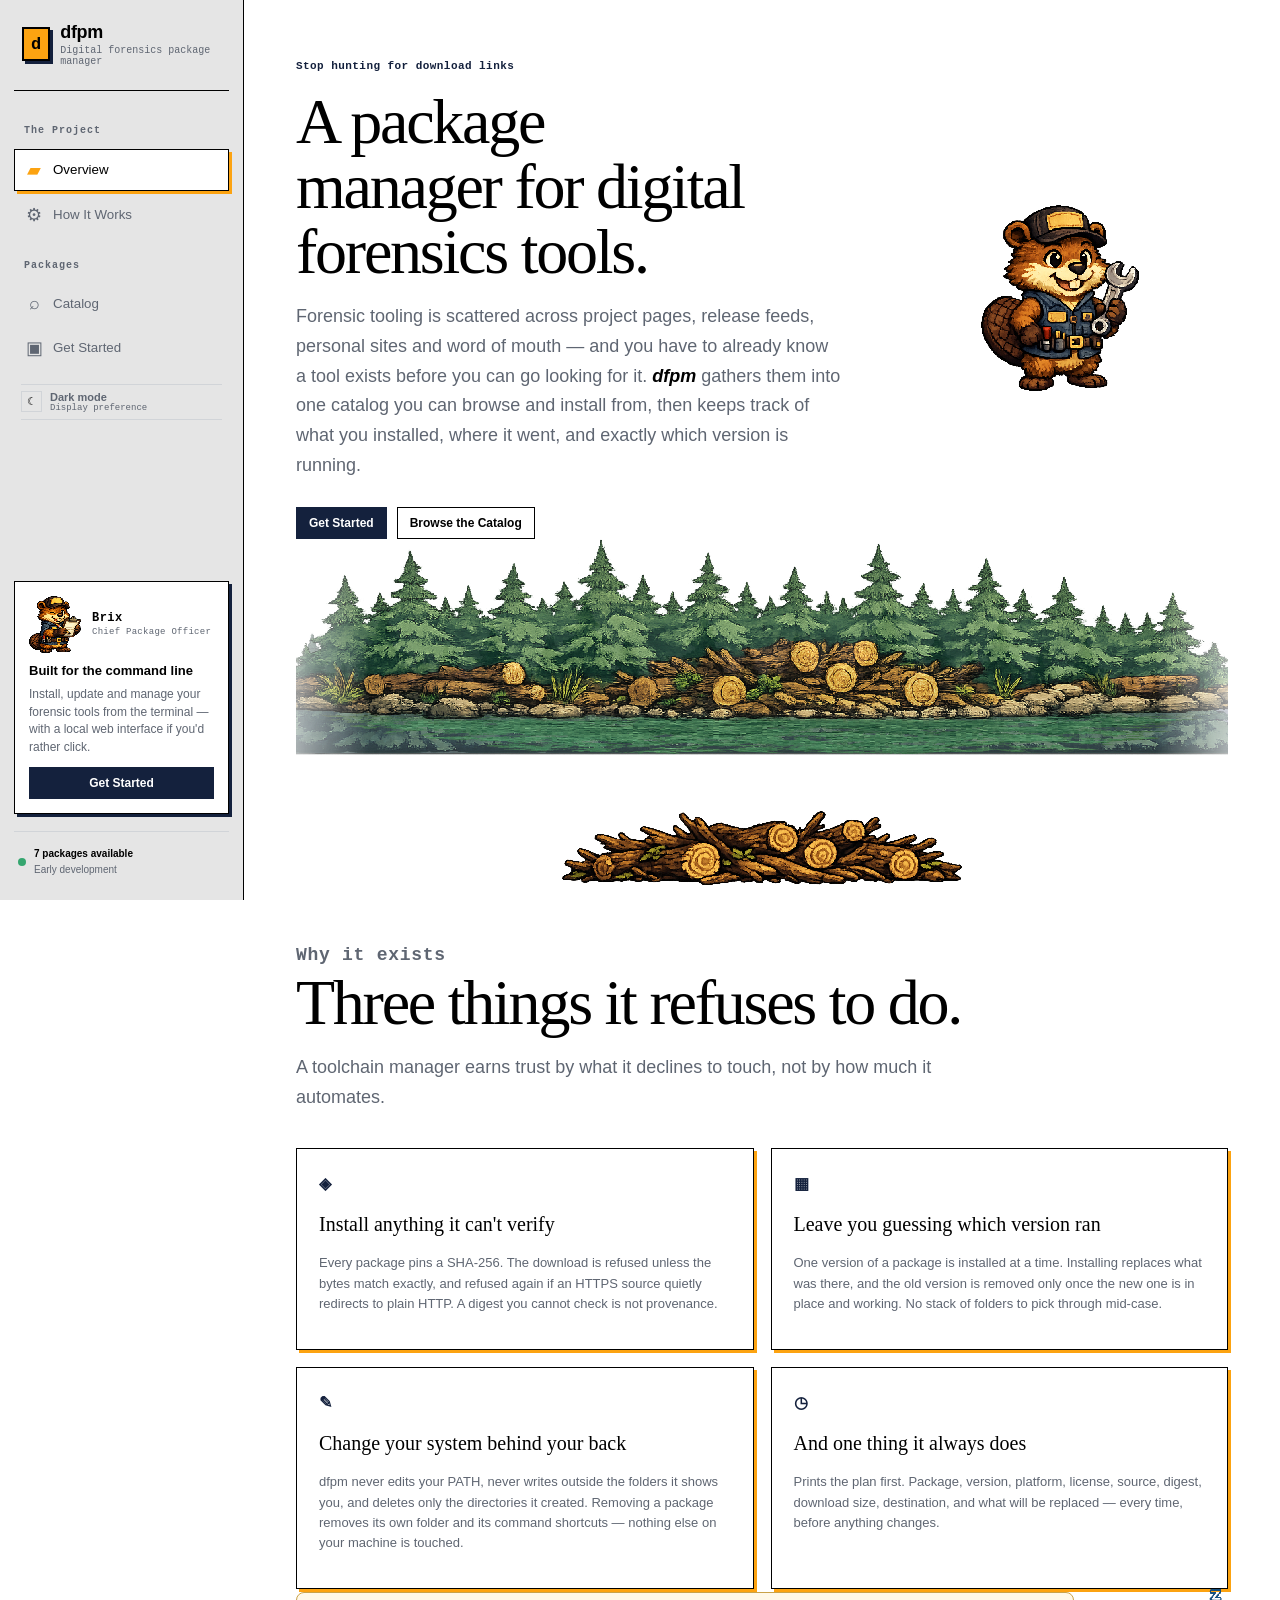
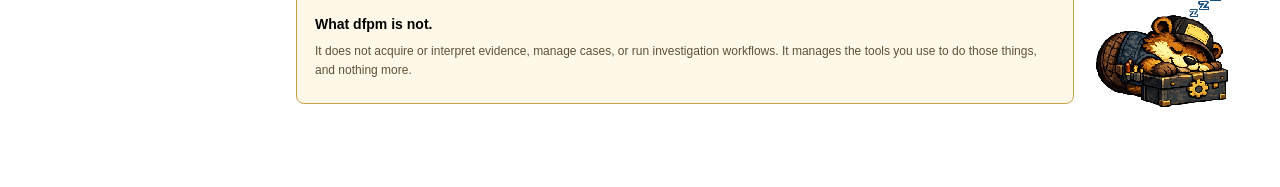
<file: index.html>
<!doctype html>
<html lang="en">
<head>
  <meta charset="UTF-8">
  <meta name="viewport" content="width=device-width, initial-scale=1">
  <meta name="theme-color" content="#ffffff">
  <title>dfpm — A package manager for digital forensics tools</title>
  <meta name="description" content="dfpm installs digital forensics tools straight from the releases their projects publish, pinning and verifying the exact artifact and digest, showing you the plan before it acts, and keeping everything in folders it tells you about.">
  <link rel="stylesheet" href="styles.css">
  <link rel="stylesheet" href="refinements.css">
  <link rel="stylesheet" href="site.css">
</head>
<body>
  <div class="app-shell">
    <aside class="sidebar">
      <a class="wordmark" href="#" data-page="overview"><span class="logo-mark">d</span><span><b>dfpm</b><small>Digital forensics package manager</small></span></a>
      <nav aria-label="Main navigation">
        <p class="nav-heading">The Project</p>
        <button class="nav-link active" data-page="overview" type="button"><span>▰</span>Overview</button>
        <button class="nav-link" data-page="how" type="button"><span>⚙</span>How It Works</button>
        <p class="nav-heading">Packages</p>
        <button class="nav-link" data-page="catalog" type="button"><span>⌕</span>Catalog</button>
        <button class="nav-link" data-page="start" type="button"><span>▣</span>Get Started</button>
      </nav>

      <button class="theme-button" id="theme-button" type="button"><span id="theme-icon">☾</span><span><b id="theme-label">Dark mode</b><small>Display preference</small></span></button>

      <div class="local-card">
        <div class="brix-badge">
          <div class="mascot mascot-small" data-asset="assets/brix-clipboard.png" role="img" aria-label="Brix, the dfpm mascot"></div>
          <p><b>Brix</b><span>Chief Package Officer</span></p>
        </div>
        <strong>Built for the command line</strong>
        <p>Install, update and manage your forensic tools from the terminal — with a local web interface if you'd rather click.</p>
        <button class="pixel-button primary" data-page="start" type="button">Get Started</button>
      </div>

      <footer><span class="catalog-light"></span><div><b id="catalog-count">Loading the catalog</b><small>Early development</small></div></footer>
    </aside>

    <main>
      <!-- ───────────────────────── Overview ───────────────────────── -->
      <section class="page active" id="overview-page">
        <div class="hero">
          <div class="hero-parallax" aria-hidden="true">
            <div class="layer layer-far" data-asset="assets/parallax-far.png" data-speed="0.15"></div>
            <div class="layer layer-mid" data-asset="assets/parallax-mid.png" data-speed="0.3"></div>
            <div class="layer layer-near" data-asset="assets/parallax-near.png" data-speed="0.5"></div>
          </div>
          <div class="intro-grid">
            <div>
              <p class="kicker">Stop hunting for download links</p>
              <h1>A package manager for digital forensics tools.</h1>
              <p class="lead">Forensic tooling is scattered across project pages, release feeds, personal sites and word of mouth — and you have to already know a tool exists before you can go looking for it. <span class="brand">dfpm</span> gathers them into one catalog you can browse and install from, then keeps track of what you installed, where it went, and exactly which version is running.</p>
              <div class="hero-actions">
                <button class="pixel-button primary" data-page="start" type="button">Get Started</button>
                <button class="pixel-button" data-page="catalog" type="button">Browse the Catalog</button>
              </div>
            </div>
            <div class="hero-mascot">
              <div class="mascot mascot-hero" data-asset="assets/brix-hero.png" role="img" aria-label="Brix, the dfpm mascot, holding a wrench"></div>
            </div>
          </div>
        </div>

        <div class="dam-divider" data-asset="assets/divider-dam.png" aria-hidden="true"></div>

        <div class="page-title">
          <p class="kicker">Why it exists</p>
          <h1>Three things it refuses to do.</h1>
          <p>A toolchain manager earns trust by what it declines to touch, not by how much it automates.</p>
        </div>

        <div class="learn-grid">
          <article>
            <span>◈</span>
            <h2>Install anything it can't verify</h2>
            <p>Every package pins a SHA-256. The download is refused unless the bytes match exactly, and refused again if an HTTPS source quietly redirects to plain HTTP. A digest you cannot check is not provenance.</p>
          </article>
          <article>
            <span>▦</span>
            <h2>Leave you guessing which version ran</h2>
            <p>One version of a package is installed at a time. Installing replaces what was there, and the old version is removed only once the new one is in place and working. No stack of folders to pick through mid-case.</p>
          </article>
          <article>
            <span>✎</span>
            <h2>Change your system behind your back</h2>
            <p>dfpm never edits your PATH, never writes outside the folders it shows you, and deletes only the directories it created. Removing a package removes its own folder and its command shortcuts — nothing else on your machine is touched.</p>
          </article>
          <article>
            <span>◷</span>
            <h2>And one thing it always does</h2>
            <p>Prints the plan first. Package, version, platform, license, source, digest, download size, destination, and what will be replaced — every time, before anything changes.</p>
          </article>
        </div>

        <div class="note-with-mascot">
          <div class="system-note">
            <b>What dfpm is not.</b>
            <p>It does not acquire or interpret evidence, manage cases, or run investigation workflows. It manages the tools you use to do those things, and nothing more.</p>
          </div>
          <div class="mascot mascot-aside" data-asset="assets/brix-sleeping.png" role="img" aria-label="Brix asleep on a toolbox"></div>
        </div>
      </section>

      <!-- ───────────────────────── How it works ───────────────────────── -->
      <section class="page" id="how-page">
        <div class="page-title">
          <p class="kicker">The lifecycle</p>
          <h1>From published release<br>to a working command.</h1>
          <p>Every install follows the same five steps. If any of them fails, the step before it is left exactly as it was.</p>
        </div>

        <div class="lifecycle">
          <article><b>1</b><div><h3>The package points at an official release</h3><p>An entry names the artifact the project itself published and records its SHA-256, alongside the license and the platform it was built for. dfpm never repackages, rebuilds or mirrors anything — what you install is the file the maintainers released.</p></div><div class="mascot mascot-step" data-asset="assets/brix-magnifier.png" role="img" aria-label="Brix inspecting with a magnifying glass"></div></article>
          <article><b>2</b><div><h3>The artifact is fetched and checked</h3><p>Downloaded over HTTPS into a content-addressed cache and re-hashed against the digest the entry recorded. Anything else is refused, as is a redirect that drops out of HTTPS.</p></div></article>
          <article><b>3</b><div><h3>The archive stays where it was put</h3><p>Path traversal, absolute paths, drive letters, symlinks, encrypted entries and reserved device names are all rejected. Extraction is refused if the result would not fit the volume, and a reserve is kept back so a successful install never leaves you at zero bytes free.</p></div></article>
          <article><b>4</b><div><h3>The result is checked before it counts</h3><p>Files land in a staging directory first. The expected entrypoints and health-check files must be present, and the size and file count must match what the entry recorded, or the whole install is discarded and nothing is installed.</p></div></article>
          <article><b>5</b><div><h3>Only then does it take over</h3><p>The staged version moves into place atomically, command shortcuts are rewritten, and the version it replaces is removed. A failure at any earlier point leaves your working version untouched.</p></div><div class="mascot mascot-step" data-asset="assets/brix-thumbsup.png" role="img" aria-label="Brix giving a thumbs up"></div></article>
        </div>

        <div class="dam-divider" data-asset="assets/divider-dam.png" aria-hidden="true"></div>

        <div class="page-title">
          <p class="kicker">Afterwards</p>
          <h1>It keeps checking.</h1>
        </div>

        <div class="learn-grid">
          <article>
            <span>✓</span>
            <h2>Health without side effects</h2>
            <p><code>dfpm doctor</code> checks that each package is still where it was put, that its commands still exist, and that its shortcuts still belong to it. It does not police the rest of a package's folder — a tool updating its own rules is working, not breaking. It reads; it never repairs, moves or deletes.</p>
          </article>
          <article>
            <span>▤</span>
            <h2>Downloads outlive their source</h2>
            <p>Checked downloads are kept so a package can be reinstalled with no network at all — useful in an isolated lab, and useful years later when an upstream release has been pulled. <code>dfpm cache</code> shows what is there and what still needs it.</p>
          </article>
        </div>
      </section>

      <!-- ───────────────────────── Catalog ───────────────────────── -->
      <section class="page" id="catalog-page">
        <div class="page-title row">
          <div>
            <p class="kicker">Available packages</p>
            <h1>Catalog</h1>
            <p>Each entry pins the exact artifact a project released, along with its digest. dfpm checks that digest on every install and refuses anything that does not match.</p>
          </div>
        </div>

        <div class="local-banner">
          <span>▲</span>
          <div>
            <b>The catalog is still being built out.</b>
            <p>dfpm is in early development, so there is not much here yet. More tools are on the way.</p>
          </div>
          <div class="mascot mascot-inline" data-asset="assets/brix-box.png" role="img" aria-label="Brix carrying a package"></div>
        </div>

        <div class="list-search">
          <span aria-hidden="true">⌕</span>
          <input id="catalog-search" type="search" autocomplete="off" placeholder="Search the catalog, by name or by what it reads">
        </div>
        <div class="filter-bar" id="catalog-filters" role="group" aria-label="Filter the catalog by forensic discipline"></div>

        <div class="tool-grid list" id="catalog-list"></div>

        <div class="system-note">
          <b>What an entry guarantees.</b>
          <p>Every package names the release artifact its project published, records that artifact's SHA-256, and records the upstream project, its license and the platform it was built for. On install, dfpm fetches it over HTTPS, refuses the download outright if the source redirects away from HTTPS, and re-hashes the file before anything is extracted. The download size is recorded too, so the plan can tell you what you are about to fetch and what it will cost on disk.</p>
        </div>
      </section>

      <!-- ───────────────────────── Get started ───────────────────────── -->
      <section class="page" id="start-page">
        <div class="page-title row">
          <div>
            <p class="kicker">On your computer</p>
            <h1>Get started</h1>
            <p>dfpm needs Python 3.11 or newer. It currently targets Windows 11 x64.</p>
          </div>
          <div class="mascot mascot-page" data-asset="assets/brix-laptop.png" role="img" aria-label="Brix working at a laptop"></div>
        </div>

        <div class="steps">
          <article>
            <h3>1. Install it in its own environment</h3>
            <pre data-copy>python -m venv .venv
.\.venv\Scripts\python.exe -m pip install --editable .</pre>
          </article>
          <article>
            <h3>2. See where it will put things</h3>
            <pre data-copy>dfpm paths</pre>
            <p>Nothing is written until you install a package, and everything lives under <code>%LOCALAPPDATA%\dfpm</code>.</p>
          </article>
          <article>
            <h3>3. Install a package</h3>
            <pre data-copy>dfpm catalog
dfpm install yara</pre>
            <p>The plan is printed first and waits for confirmation. Add <code>--yes</code> once you have reviewed it.</p>
          </article>
          <article>
            <h3>4. Run it</h3>
            <pre data-copy>dfpm run yara --version
dfpm which yara</pre>
            <p>dfpm does not modify your PATH. <code>dfpm run</code> removes any ambiguity about which binary executed; <code>dfpm which</code> shows you the exact file and warns if something else on your PATH would win.</p>
          </article>
        </div>

        <div class="dam-divider" data-asset="assets/divider-dam.png" aria-hidden="true"></div>

        <div class="page-title">
          <p class="kicker">Everything else</p>
          <h1>The full command set</h1>
        </div>

        <div class="plain-table" id="command-table"></div>

        <div class="system-note">
          <b>Honest status.</b>
          <p>dfpm is in early development and interfaces may still change. Lockfile export, repair, release discovery and interpreter-backed packages are planned but not built — the command line ships only what is actually implemented.</p>
        </div>
      </section>
    </main>
  </div>

  <div class="toast" id="toast"><span>✓</span><p></p></div>
  <script src="app.js"></script>
</body>
</html>
</file>
<file: styles.css>
:root{--white:#fff;--canvas:#f7f8fa;--panel:#fff;--sidebar:#fafafa;--text:#18202a;--muted:#667085;--border:#d9dee7;--border-dark:#aeb7c5;--accent:#fca311;--accent-dark:#d78500;--accent-soft:#fff1d6;--yellow:#fca311;--green:#247a52;--blue:#315f9e;--shadow:0 2px 8px rgba(20,30,45,.08)}*{box-sizing:border-box}html{background:var(--white)}body{margin:0;background:var(--canvas);color:var(--text);font-family:Inter,-apple-system,BlinkMacSystemFont,"Segoe UI",Roboto,Helvetica,Arial,sans-serif;font-size:15px;line-height:1.5}.app-shell{display:grid;grid-template-columns:240px minmax(0,1fr);min-height:100vh}.sidebar{background:var(--sidebar);border-right:1px solid var(--border);padding:22px 14px;display:flex;flex-direction:column;position:sticky;top:0;height:100vh}.wordmark{display:flex;align-items:center;gap:10px;text-decoration:none;color:var(--text);padding:0 8px 23px;border-bottom:1px solid var(--border);margin-bottom:13px}.logo-mark{display:grid;place-items:center;width:34px;height:34px;background:var(--accent);color:#fff;border-radius:6px;font-size:18px;font-weight:800}.wordmark>span:last-child{display:grid;line-height:1.15}.wordmark b{font-size:17px;letter-spacing:.02em}.wordmark small{font-size:11px;color:var(--muted);margin-top:2px}.nav-heading{font-size:10px;letter-spacing:.1em;font-weight:700;color:#8a94a3;margin:19px 10px 7px}.sidebar nav{display:grid;gap:3px}.nav-link{border:1px solid transparent;border-radius:6px;background:transparent;color:#4c5665;padding:9px 9px;text-align:left;font:600 13px inherit;cursor:pointer;display:flex;align-items:center;gap:9px}.nav-link>span{font-family:Consolas,monospace;font-size:18px;width:20px;text-align:center;color:#758093}.nav-link:hover{background:#f0f2f5;color:var(--text)}.nav-link.active{background:var(--white);border-color:var(--border);box-shadow:var(--shadow);color:var(--text)}.nav-link.active>span{color:var(--accent)}.nav-link i{font-style:normal;font-size:8px;letter-spacing:.08em;margin-left:auto;color:#5f6672;background:var(--accent-soft);padding:2px 4px;border-radius:3px}.local-card{margin-top:auto;border:1px solid var(--border);border-radius:8px;background:var(--white);padding:14px;box-shadow:var(--shadow)}.local-card strong{display:block;font-size:13px;margin-top:8px}.local-card p{font-size:12px;line-height:1.45;color:var(--muted);margin:5px 0 11px}.tiny-computer{width:34px;height:26px;border:2px solid #4f5967;border-radius:2px;padding:4px}.tiny-computer i{display:block;height:10px;background:#e5e5e5}.tiny-computer b{display:block;width:18px;border-top:2px solid #4f5967;margin:6px auto}.pixel-button{border:1px solid var(--border-dark);border-radius:5px;padding:8px 12px;font:600 12px inherit;cursor:pointer;color:var(--text);background:var(--white)}.pixel-button:hover{border-color:#707b8b;background:#f7f8fa}.pixel-button.primary{background:var(--accent);border-color:var(--accent);color:#fff}.pixel-button.primary:hover{background:var(--accent-dark)}.pixel-button.cream{background:var(--white)}.local-card .pixel-button{width:100%}.sidebar footer{display:flex;gap:8px;align-items:center;border-top:1px solid var(--border);margin-top:17px;padding:14px 4px 0}.catalog-light{width:8px;height:8px;background:#35a66f;border-radius:50%}.sidebar footer div{display:grid}.sidebar footer b{font-size:10px}.sidebar footer small{font-size:10px;color:var(--muted)}main{min-width:0;background:var(--white)}.page{display:none;max-width:1240px;margin:auto;padding:54px 48px 80px}.page.active{display:block;animation:fade .18s ease}@keyframes fade{from{opacity:.5;transform:translateY(3px)}}.intro-grid{display:grid;grid-template-columns:1.3fr .8fr;gap:52px;align-items:center}.kicker{font-size:10px;font-weight:800;letter-spacing:.12em;color:var(--accent);margin:0 0 13px}.intro-grid h1,.page-title h1{font-size:clamp(38px,5vw,58px);line-height:1.02;letter-spacing:-.035em;margin:0 0 18px}.lead,.page-title>p,.page-title>div>p{max-width:650px;font-size:17px;line-height:1.6;color:var(--muted);margin:0}.how-card{border:1px solid var(--border);border-radius:8px;box-shadow:var(--shadow);background:var(--panel);padding:20px}.bg-dither-accent,.bg-dither-light{background-image:none}.step-no{font-size:9px;font-weight:800;letter-spacing:.1em;background:var(--yellow);padding:4px 6px;border-radius:3px}.how-card ol{list-style:none;padding:12px 0 0;margin:0;display:grid;gap:12px}.how-card li{display:flex;align-items:center;gap:11px}.how-card li>b{display:grid;place-items:center;width:27px;height:27px;flex:0 0 27px;background:var(--accent-soft);color:var(--accent-dark);border-radius:5px;font-size:12px}.how-card li>span{display:grid}.how-card strong{font-size:13px}.how-card small{font-size:11px;color:var(--muted)}.search-wrap{margin:48px 0 38px}.search-wrap>label{display:block;font-size:14px;font-weight:700;margin-bottom:8px}.search-box{height:58px;background:var(--white);border:2px solid #aeb7c5;border-radius:7px;box-shadow:0 3px 10px rgba(30,40,55,.08);display:flex;align-items:center;padding:0 15px}.search-box:focus-within{border-color:var(--accent);box-shadow:0 0 0 3px var(--accent-soft)}.search-box>span{font-family:Consolas,monospace;font-size:25px}.search-box input{flex:1;border:0;background:none;outline:0;color:var(--text);font:15px inherit;padding:0 12px}.search-box kbd{font:9px Consolas,monospace;border:1px solid var(--border);border-bottom-width:2px;border-radius:3px;padding:4px;background:#f7f8fa;color:var(--muted)}.quick-searches{display:flex;align-items:center;gap:9px;margin-top:12px;flex-wrap:wrap}.quick-searches span{font-size:9px;font-weight:800;letter-spacing:.08em;color:#8a94a3}.quick-searches button{border:0;border-bottom:1px dotted #9099a8;background:none;color:#475467;font:12px inherit;cursor:pointer;padding:1px}.browse-head{display:flex;align-items:end;justify-content:space-between}.browse-head h2{font-size:23px;margin:0}.browse-head p{font-size:12px;color:var(--muted);margin:3px 0}.view-buttons{display:flex}.view-buttons button{width:35px;height:32px;border:1px solid var(--border);background:var(--white);color:#667085;font-size:16px}.view-buttons button:first-child{border-radius:5px 0 0 5px}.view-buttons button:last-child{border-left:0;border-radius:0 5px 5px 0}.view-buttons button.active{background:#edf1f5;color:var(--text)}.filter-bar{display:flex;gap:7px;flex-wrap:wrap;border-bottom:1px solid var(--border);padding:16px 0}.filter-bar button{border:1px solid transparent;border-radius:16px;background:transparent;color:var(--muted);font:600 12px inherit;padding:6px 10px;cursor:pointer}.filter-bar button:hover{background:#f5f6f8}.filter-bar button.active{border-color:#d1a24c;background:var(--accent-soft);color:var(--accent-dark)}.tool-grid{display:grid;grid-template-columns:repeat(3,1fr);gap:16px;margin-top:22px}.tool-grid.list{grid-template-columns:1fr}.tool-grid.list .tool-card{display:grid;grid-template-columns:auto 1fr auto;gap:15px;min-height:0}.tool-grid.list .tool-card>p,.tool-grid.list .tags{grid-column:2}.tool-grid.list .tool-card footer{grid-column:3;grid-row:1/4;border:0;padding:0;flex-direction:column;justify-content:center}.tool-card{background:var(--white);border:1px solid var(--border);border-radius:8px;box-shadow:0 1px 3px rgba(20,30,45,.04);padding:17px;min-height:240px;display:flex;flex-direction:column;transition:border .12s,box-shadow .12s,transform .12s}.tool-card:hover{transform:translateY(-2px);border-color:#aeb7c5;box-shadow:0 6px 18px rgba(20,30,45,.09)}.tool-card header{display:flex;gap:11px;align-items:center}.tool-badge{width:40px;height:40px;display:grid;place-items:center;border:1px solid #c4cad3;border-radius:7px;font-size:13px;font-weight:800;color:#3d4652}.gold{background:#fca311}.lemon{background:#e5e5e5}.cream-bg{background:#edf1f5}.tool-card h3{font-size:15px;margin:0}.tool-card header small{display:block;font-size:10px;color:var(--muted);margin-top:2px}.tool-card>p{font-size:13px;line-height:1.55;color:#566172;margin:14px 0}.tags{display:flex;gap:5px;flex-wrap:wrap}.tags span{font-size:10px;border:1px solid var(--border);border-radius:3px;padding:2px 6px;background:#f8f9fa;color:#566172}.tool-card footer{border-top:1px solid #eaedf1;margin-top:auto;padding-top:12px;display:flex;justify-content:space-between;align-items:center;gap:10px}.tool-card footer span{font-size:10px;color:var(--green)}.tool-card footer button,.learn-grid button{border:0;background:none;color:var(--blue);font:600 11px inherit;cursor:pointer;padding:0}.tool-card footer button:hover,.learn-grid button:hover{text-decoration:underline}.page-title{margin-bottom:35px}.page-title.row{display:flex;justify-content:space-between;align-items:end}.kit-grid{display:grid;grid-template-columns:repeat(3,1fr);gap:18px}.kit-card{border:1px solid var(--border);border-radius:8px;box-shadow:var(--shadow);background:var(--white);padding:22px}.kit-card>span{font-size:9px;font-weight:800;letter-spacing:.1em;color:var(--accent)}.kit-card h2{font-size:20px;margin:16px 0 5px}.kit-card>p{font-size:13px;line-height:1.5;color:var(--muted);min-height:60px}.kit-card ul{padding:13px 0;margin:10px 0;border-block:1px solid var(--border);list-style:none}.kit-card li{font-size:12px;padding:5px 0}.kit-card li:before{content:'✓';color:var(--green);font-weight:700;margin-right:8px}.kit-card button{margin-top:7px}.learn-grid{display:grid;grid-template-columns:1fr 1fr;gap:17px}.learn-grid article{background:var(--white);border:1px solid var(--border);border-radius:8px;box-shadow:var(--shadow);padding:22px}.learn-grid article>span{font-size:16px;font-weight:800;color:#14213d}.learn-grid h2{font-size:20px;margin:12px 0 6px}.learn-grid p{font-size:13px;line-height:1.55;color:var(--muted)}.local-banner{display:flex;align-items:center;gap:12px;border:1px solid #ead58b;border-radius:7px;background:#fff9e5;padding:11px 14px;margin-bottom:30px}.local-banner>span{font-size:20px;color:#896b13}.local-banner div{display:grid}.local-banner b{font-size:12px}.local-banner p{font-size:11px;margin:1px 0;color:#6f622f}.local-banner button{margin-left:auto}.location-card{background:var(--white);border:1px solid var(--border);border-radius:8px;box-shadow:var(--shadow);padding:20px;display:flex;align-items:center;justify-content:space-between;margin-bottom:30px}.location-card>div{display:flex;gap:16px}.location-card>div>div{display:grid;gap:5px}.folder-icon{font-family:Consolas,monospace;font-size:34px;color:var(--accent)}.location-card small{font-size:9px;font-weight:800;letter-spacing:.08em;color:var(--muted)}code{font:12px Consolas,"SFMono-Regular",monospace;background:#f2f4f7;border-radius:3px;padding:4px 6px;color:#344054}.location-card p{font-size:11px;color:var(--muted);margin:0}.plain-table{border:1px solid var(--border);border-radius:8px;background:var(--white);box-shadow:var(--shadow);overflow:hidden}.table-head,.installed-row{display:grid;grid-template-columns:1.2fr 2fr 1fr .7fr;gap:15px;align-items:center;padding:13px 16px}.table-head{background:#f6f7f9;border-bottom:1px solid var(--border);font-size:9px;font-weight:800;letter-spacing:.08em;color:#667085}.installed-row{border-bottom:1px solid #eaedf1}.installed-row:last-child{border:0}.installed-row strong{font-size:13px}.installed-row small{display:block;font-size:10px;color:var(--muted)}.installed-row code{font-size:10px}.installed-row>span{font-size:11px;color:var(--green)}.update-list{display:grid;gap:13px}.update-list article{display:grid;grid-template-columns:42px 1fr auto auto;align-items:center;gap:15px;border:1px solid var(--border);border-radius:8px;background:var(--white);box-shadow:var(--shadow);padding:16px}.update-list h3{margin:0;font-size:14px}.update-list p{font-size:11px;color:var(--muted);margin:2px 0}.update-list article>span{font-size:10px;color:var(--green)}.settings-list{border:1px solid var(--border);border-radius:8px;background:var(--white);box-shadow:var(--shadow);overflow:hidden}.settings-list article{display:grid;grid-template-columns:1fr 1.4fr auto;gap:20px;align-items:center;padding:18px;border-bottom:1px solid #eaedf1}.settings-list article:last-child{border:0}.settings-list h3{font-size:13px;margin:0}.settings-list p{font-size:11px;color:var(--muted);margin:2px 0}.settings-list button{border:1px solid var(--border-dark);border-radius:4px;background:var(--white);font:600 11px inherit;padding:6px 9px}.system-note{border:1px solid #d1a24c;border-radius:8px;background:var(--accent-soft);padding:18px;margin-top:25px}.system-note b{font-size:14px}.system-note p{font-size:12px;line-height:1.55;margin:6px 0;color:#5d5137}.drawer-shade,.modal-shade{display:none;position:fixed;inset:0;background:rgba(17,24,39,.45);z-index:29}.drawer-shade.open,.modal-shade.open{display:block}.tool-drawer{position:fixed;right:0;top:0;bottom:0;width:min(480px,100%);background:var(--white);border-left:1px solid var(--border);z-index:30;padding:38px;transform:translateX(105%);transition:transform .2s ease;overflow:auto;box-shadow:-8px 0 30px rgba(20,30,45,.12)}.tool-drawer.open{transform:none}.drawer-close{position:absolute;right:14px;top:12px;border:1px solid var(--border);border-radius:5px;background:var(--white);color:var(--text);font-size:20px;width:31px;height:31px;cursor:pointer}.drawer-hero{display:flex;gap:13px;align-items:center;margin:15px 0 22px}.drawer-hero .tool-badge{width:54px;height:54px}.drawer-hero h2{font-size:25px;margin:0}.drawer-hero p{font-size:12px;color:var(--muted);margin:1px 0}.plain-section{border-top:1px solid var(--border);padding-top:17px;margin-top:20px}.plain-section h3{font-size:9px;letter-spacing:.1em;margin:0 0 8px}.plain-section p{font-size:14px;line-height:1.55;color:var(--muted)}.facts{display:grid;grid-template-columns:1fr 1fr;border:1px solid var(--border);border-radius:7px;overflow:hidden}.facts div{padding:12px;border-bottom:1px solid var(--border)}.facts div:nth-child(odd){border-right:1px solid var(--border)}.facts small{display:block;font-size:8px;font-weight:800;letter-spacing:.08em;color:var(--muted)}.facts strong{font-size:11px}.install-explain{background:#f7f8fa;border:1px solid var(--border);border-radius:7px;padding:14px;margin:19px 0}.install-explain strong{font-size:12px}.install-explain p{font-size:12px;line-height:1.5;color:var(--muted);margin:4px 0}.install-explain code{display:block;margin-top:8px;overflow-wrap:anywhere}.drawer-actions{display:flex;gap:9px}.modal-shade{place-items:center}.modal-shade.open{display:grid}.modal{position:relative;width:min(540px,calc(100vw - 30px));background:var(--white);border:1px solid var(--border);border-radius:9px;box-shadow:0 20px 60px rgba(20,30,45,.2);padding:30px}.modal h2{font-size:23px;margin:0 0 8px}.modal p{font-size:13px;line-height:1.6;color:var(--muted)}.modal pre{background:#202631;color:#f5f7fa;border-radius:5px;padding:14px;font:13px Consolas,monospace;overflow:auto}.toast{position:fixed;right:22px;bottom:22px;background:#fff;border:1px solid var(--border);border-radius:7px;box-shadow:0 8px 28px rgba(20,30,45,.15);padding:11px 15px;display:flex;gap:8px;align-items:center;z-index:50;transform:translateY(100px);opacity:0;transition:.2s}.toast.show{transform:none;opacity:1}.toast span{color:var(--green)}.toast p{font-size:12px;margin:0}@media(max-width:1000px){.tool-grid{grid-template-columns:repeat(2,1fr)}.intro-grid{gap:28px}.plain-table{overflow:auto}.table-head,.installed-row{min-width:750px}}@media(max-width:760px){.app-shell{display:block}.sidebar{position:sticky;top:0;z-index:15;width:100%;height:auto;padding:8px;border-right:0;border-bottom:1px solid var(--border);overflow:auto}.wordmark{display:none}.sidebar nav{display:flex}.nav-heading,.local-card,.sidebar footer{display:none}.nav-link{white-space:nowrap}.nav-link i{display:none}.page{padding:38px 18px 60px}.intro-grid{grid-template-columns:1fr}.how-card{display:none}.intro-grid h1,.page-title h1{font-size:39px}.search-wrap{margin-top:35px}.quick-searches{display:none}.tool-grid,.kit-grid,.learn-grid{grid-template-columns:1fr}.filter-bar{overflow:auto;flex-wrap:nowrap}.filter-bar button{white-space:nowrap}.page-title.row{align-items:flex-start;gap:20px;flex-direction:column}.location-card{align-items:flex-start;gap:15px;flex-direction:column}.settings-list article{grid-template-columns:1fr}.update-list article{grid-template-columns:42px 1fr}.update-list article>span,.update-list article>button{grid-column:2}.local-banner button{display:none}}
</file>
<file: refinements.css>
/* dfpm visual system: high-contrast editorial UI with restrained retro detail. */
:root {
  --white: #ffffff;
  --canvas: #ffffff;
  --panel: #ffffff;
  --sidebar: #e5e5e5;
  --text: #000000;
  --muted: #5f6672;
  --border: #d1d4d8;
  --border-dark: #000000;
  --accent: #fca311;
  --accent-dark: #d78500;
  --accent-soft: #fff1d6;
  --yellow: #fca311;
  --green: #287a52;
  --blue: #14213d;
  --mono: ui-monospace, "SFMono-Regular", Consolas, "Liberation Mono", monospace;
}

body { font-family: Arial, "Helvetica Neue", Helvetica, sans-serif; color: var(--text); font-size:16px; line-height:1.6; }
.app-shell { grid-template-columns: 244px minmax(0, 1fr); }
.sidebar { border-right-color: var(--text); }
.wordmark { border-bottom-color: var(--text); }
.logo-mark { background: var(--accent); color: #000; border: 2px solid #000; border-radius: 0; box-shadow: 3px 3px 0 var(--blue); font: 800 17px var(--mono); }
.wordmark b { font-size: 18px; letter-spacing: -.02em; }
.wordmark small { font: 10px var(--mono); }
.tiny-computer i { background:#e5e5e5; }
.nav-heading, .kicker, .kit-card > span { font-family: var(--mono); }
/* The base sheet hard-codes a mid-grey here, which is unreadable on the dark
   sidebar. Driving it from tokens instead keeps both themes legible. */
.nav-link { border-radius: 0; color: var(--muted); }
.nav-link > span { color: var(--muted); }
.nav-link:hover { background: #d9d9d9; color: var(--text); }
.nav-link:hover > span { color: var(--text); }
.nav-link.active { border-color: var(--text); box-shadow: 3px 3px 0 var(--accent); color: var(--text); }
.nav-heading { color: var(--muted); }
.local-card { border-color: var(--text); border-radius: 0; box-shadow: 3px 3px 0 var(--blue); }
.pixel-button { border-color: var(--text); border-radius: 0; font: 600 12px Arial,"Helvetica Neue",sans-serif; text-transform: none; letter-spacing: 0; }
.pixel-button.primary { background: var(--blue); border-color: var(--blue); color: #fff; }
.pixel-button.primary:hover { background: #0b1428; }
.page { padding: 58px 52px 80px; }
.intro-grid h1, .page-title h1 { font-family:Georgia,"Times New Roman",serif; font-size:clamp(40px,5vw,64px); line-height:1.02; letter-spacing:-.035em; font-weight:500; }
.browse-head h2,.kit-card h2,.learn-grid h2,.drawer-hero h2,.modal h2 { font-family:Georgia,"Times New Roman",serif; font-weight:500; }
.lead,.page-title>p,.page-title>div>p { font-size:18px; line-height:1.65; }
.kicker { color:var(--blue); font-size:11px; letter-spacing:.04em; text-transform:none; }
.how-card { position: relative; border-color: var(--text); border-radius: 0; box-shadow: 5px 5px 0 var(--accent); }
.how-card::after { content: ""; position: absolute; width: 10px; height: 10px; right: -1px; top: -1px; background: var(--blue); border-left: 1px solid var(--text); border-bottom: 1px solid var(--text); }
.step-no { font-family: var(--mono); border-radius: 0; color: #000; }
.search-box { border: 1px solid var(--text); border-radius: 0; box-shadow: 4px 4px 0 var(--accent); }
.search-box kbd { font-family: var(--mono); border-color: var(--text); border-radius: 0; background: var(--accent); color: #000; }
.quick-searches span { font-family: var(--mono); }
.filter-bar { border-bottom-color: var(--text); }
.filter-bar button.active { border-color: var(--blue); background: #edf0f5; color: var(--blue); }
.tool-card { position: relative; border-radius: 0; box-shadow: none; padding: 18px; }
.tool-card::before { content: ""; position: absolute; width: 5px; height: 5px; right: 8px; top: 8px; background: var(--accent); }
.tool-card:hover { transform: translate(-2px, -2px); border-color: var(--text); box-shadow: 5px 5px 0 var(--accent); }
.tool-badge { border-color: var(--text); border-radius: 0; font-family: var(--mono); }
.tool-badge.gold { background:#fca311; }
.tool-badge.silver { background:#e5e5e5; }
.tool-badge.navy { background:#d9e0ec; }
.tags span { border-radius: 0; font-family: var(--mono); }
/* A discipline says which part of the field a tool belongs to, which is what
   somebody browsing without a tool in mind is reading for. It leads the row. */
.tags span.accent { background: var(--accent-soft); border-color: #d1a24c; color: var(--accent-dark); }

/* One search box, the same on both surfaces. */
.list-search { display: flex; align-items: center; gap: 10px; border: 1px solid var(--border-dark); background: var(--white); padding: 0 13px; height: 44px; margin-top: 24px; }
.list-search:focus-within { border-color: var(--accent); box-shadow: 0 0 0 3px var(--accent-soft); }
.list-search > span { font-family: var(--mono); font-size: 19px; color: var(--muted); }
.list-search input { flex: 1; border: 0; background: none; outline: 0; color: var(--text); font: 14px inherit; }
.list-search input::-webkit-search-cancel-button { cursor: pointer; }

/* Copying a command. Inside a code block the button floats over it; standing
   on its own it sits in the flow beside what it copies. */
.copy-button { border: 1px solid var(--border-dark); background: var(--white); color: var(--text); font: 600 10px var(--mono); padding: 0 13px; cursor: pointer; }
.copy-button:hover { border-color: var(--accent); background: var(--accent-soft); }
pre { position: relative; }
pre .copy-button { position: absolute; top: 8px; right: 8px; padding: 5px 10px; border-color: #55607a; background: #2e364a; color: #e8ecf5; }
pre .copy-button:hover { background: #3c465e; border-color: #7d8aa6; }

/* The invocation is the thing an installed tool is most often opened to find,
   so it is set as a command rather than described in a sentence. Styled
   outright instead of inheriting from pre and code, whose defaults are meant
   for documentation blocks and fight each other at this size. */
.run-row { display: flex; align-items: stretch; gap: 8px; margin-top: 14px; }
.run-command { flex: 1; min-width: 0; margin: 0; white-space: pre; overflow-x: auto; background: #202631; color: #f5f7fa; padding: 10px 13px; font: 12px/1.65 var(--mono); }
.install-facts { font-size: 11px; color: var(--muted); margin: 10px 0 0; overflow-wrap: anywhere; }

/* Both surfaces say "there is nothing here" the same way, so the rule is
   shared rather than belonging to either one. */
.empty-state { border: 1px dashed var(--text); padding: 36px; text-align: center; color: var(--muted); font-size: 14px; }
.filter-bar button[disabled] { opacity: .45; cursor: default; }
.filter-bar button[disabled]:hover { background: transparent; }

/* Everything a catalog entry knows, laid out as labelled rows rather than
   more chips. Nine capabilities and artefacts in a chip row reads as noise;
   under a heading that says what the list is, it reads as an answer. */
.meta-rows { display: grid; grid-template-columns: auto 1fr; gap: 4px 14px; margin: 12px 0 0; font-size: 12px; }
/* The list layout puts a card's prose in its second column, and these rows are
   prose about the same package, so they line up with it rather than under the
   badge. */
.tool-grid.list .meta-rows { grid-column: 2; }
.meta-rows dt { font-size: 9px; font-weight: 800; letter-spacing: .08em; color: var(--muted); text-transform: uppercase; padding-top: 2px; }
/* var(--muted) rather than a fixed grey, because the same value has to stay
   readable on the dark canvas as well as the light one. */
.meta-rows dd { margin: 0; color: var(--muted); line-height: 1.5; }
@media (max-width: 700px) { .meta-rows { grid-template-columns: 1fr; gap: 2px } .meta-rows dd { margin-bottom: 8px } }
.kit-card { border-color: var(--text); border-radius: 0; box-shadow: 4px 4px 0 var(--accent); }
.kit-card:nth-child(2) { box-shadow: 4px 4px 0 var(--blue); }
.kit-card:nth-child(3) { box-shadow: 4px 4px 0 #9ba5b8; }
.learn-grid article { border-color:var(--text); border-radius:0; box-shadow:3px 3px 0 var(--accent); }
.learn-grid article>span { color:var(--blue); }
.location-card { border-color: var(--text); border-radius: 0; box-shadow: 4px 4px 0 var(--accent); }
.system-note { border-color:#c9a24a; background:#fff8e8; }
.system-note p { color:#5d5137; }

.theme-button { display:flex; align-items:center; gap:8px; width:auto; margin:15px 7px 10px; padding:6px 0; border:0; border-top:1px solid var(--border); border-bottom:1px solid var(--border); background:transparent; color:var(--muted); text-align:left; cursor:pointer; }
.theme-button:hover { color:var(--text); }
.theme-button > span:first-child { display:grid; place-items:center; width:21px; height:21px; flex:0 0 21px; background:transparent; border:1px solid var(--border); color:var(--text); font-size:11px; }
.theme-button > span:last-child { display:grid; }
.theme-button b { font-size:11px; }
.theme-button small { font:9px var(--mono); color:var(--muted); }

html[data-appearance="dark"] {
  --white: #181818;
  --canvas: #0d0d0d;
  --panel: #181818;
  --sidebar: #121212;
  --text: #f4f2ed;
  --muted: #b6b2aa;
  --border: #343434;
  --border-dark: #ffffff;
  --accent-soft: #34280f;
  --green: #74c79e;
  --blue: #fca311;
}
html[data-appearance="dark"] main { background:var(--canvas); }
html[data-appearance="dark"] .logo-mark, html[data-appearance="dark"] .step-no, html[data-appearance="dark"] .search-box kbd { color:#000; }
html[data-appearance="dark"] .nav-link:hover { background:#202020; }
html[data-appearance="dark"] .nav-link.active { background:#1d1d1d; }
html[data-appearance="dark"] .search-box input { color:var(--text); }
html[data-appearance="dark"] .filter-bar button.active { background:#2a2418; color:#fff; border-color:var(--accent); }
html[data-appearance="dark"] .tags span, html[data-appearance="dark"] code, html[data-appearance="dark"] .table-head { background:#242424; color:var(--text); }
html[data-appearance="dark"] .tags span.accent { background:#2a2418; border-color:var(--accent); color:#ffc45d; }
html[data-appearance="dark"] .tool-card footer button, html[data-appearance="dark"] .learn-grid button, html[data-appearance="dark"] .quick-searches button { color:#ffc45d; }
html[data-appearance="dark"] .local-banner { background:#3c2d13; color:#fff4d7; border-color:#8c681f; }
html[data-appearance="dark"] .local-banner p { color:#e1d2ac; }
html[data-appearance="dark"] .pixel-button.primary { background:var(--accent); border-color:var(--accent); color:#000; }
html[data-appearance="dark"] .theme-button > span:first-child { background:transparent; color:var(--accent); }
html[data-appearance="dark"] .system-note { background:#251f14; border-color:#6e5726; }
html[data-appearance="dark"] .system-note p { color:#c8baa0; }

@media (max-width: 760px) {
  .app-shell { display:block; }
  .page { padding:38px 18px 60px; }
  .theme-button { display:none; }
}
</file>
<file: site.css>
/* Landing-site additions on top of the shared dfpm visual system.
   styles.css and refinements.css are the shared base and are not edited here.
   Everything below is either page furniture the local interface has no use for,
   or the pixel/woodland detail that gives the site its character. */

/* ── pixel asset slots ───────────────────────────────────────────────
   Every sprite is optional. A slot with no file behind it collapses to a
   quiet placeholder rather than a broken image, so the page is complete
   before the art is. */

.mascot,
.dam-divider,
.hero-parallax .layer {
  background-repeat: no-repeat;
  background-position: center bottom;
  background-size: contain;
  image-rendering: pixelated;
  image-rendering: crisp-edges;
}

.asset-pending {
  border: 2px dashed var(--border);
  background-image:
    repeating-linear-gradient(45deg, transparent 0 6px, rgba(252, 163, 17, .07) 6px 12px);
  position: relative;
}
.asset-pending::after {
  content: "sprite";
  position: absolute;
  inset: auto 0 8px 0;
  text-align: center;
  font: 700 9px var(--mono);
  letter-spacing: .1em;
  color: var(--muted);
  text-transform: uppercase;
}

.mascot-hero { width: 100%; max-width: 158px; aspect-ratio: 614 / 723; margin-inline: auto; }
.mascot-small { width: 52px; height: 57px; flex: 0 0 52px; background-position: center; }
.mascot-step { width: 78px; height: 88px; align-self: center; background-position: center; }
.mascot-page { width: 108px; height: 106px; flex: 0 0 108px; background-position: center; }

/* Brix and his title, as a small badge at the top of the sidebar card. */
.brix-badge { display: flex; align-items: center; gap: 11px; margin-bottom: 4px; }
.brix-badge p { display: grid; gap: 2px; margin: 0; }
.brix-badge b { font: 700 12px var(--mono); letter-spacing: .04em; color: var(--text); }
.brix-badge span { font: 9px var(--mono); color: var(--muted); letter-spacing: .03em; }
.mascot-inline { width: 64px; height: 72px; flex: 0 0 64px; background-position: center; }
.mascot-aside { width: 132px; height: 118px; background-position: center; flex: 0 0 132px; }

.note-with-mascot { display: flex; align-items: center; gap: 22px; }
.note-with-mascot .system-note { flex: 1; margin-top: 0; }
.local-banner .mascot-inline { margin-left: auto; }

/* ── hero ─────────────────────────────────────────────────────────── */

/* The scene is a band along the bottom of the hero, never behind the copy.
   Text over a forest is unreadable, so the parallax gets its own ground. */
.hero { position: relative; overflow: hidden; padding-bottom: 216px; }
/* Bleeds past the page gutters and fades at both ends, so the scene reads as a
   landscape running off the page rather than a sticker dropped onto it. */
.hero-parallax {
  position: absolute;
  left: -52px;
  right: -52px;
  bottom: 0;
  height: 216px;
  z-index: 0;
  pointer-events: none;
  -webkit-mask-image: linear-gradient(to right, transparent 0, #000 12%, #000 88%, transparent 100%);
  mask-image: linear-gradient(to right, transparent 0, #000 12%, #000 88%, transparent 100%);
}

/* Single wide compositions, not tiles, so they are never repeated. Each is
   anchored to the bottom and scaled a little larger as it comes forward. */
.hero-parallax .layer {
  position: absolute;
  inset: 0;
  background-position: bottom center;
  background-repeat: no-repeat;
  will-change: transform;
}
.layer-far { background-size: 92% auto; opacity: .5; }
.layer-mid { background-size: 106% auto; opacity: .68; }
.layer-near { background-size: 124% auto; opacity: .9; }
.hero .intro-grid { position: relative; z-index: 1; align-items: center; }

/* Let the headline find its own line breaks rather than forcing one that only
   works at a single width. */
.hero h1 { text-wrap: balance; }

/* The wordmark is lowercase and easily lost mid-sentence; italic lifts it out
   without shouting. */
.brand { font-style: italic; font-weight: 600; color: var(--text); }
.hero-actions { display: flex; gap: 10px; flex-wrap: wrap; margin-top: 26px; }

/* Brix sits alongside the paragraph rather than looming over the scene. */
.hero-mascot { display: grid; place-items: center; position: relative; z-index: 2; }

/* ── woodland divider ─────────────────────────────────────────────── */

.dam-divider {
  height: 74px;
  margin: 56px 0;
  background-position: center;
  background-size: auto 100%;
  background-repeat: no-repeat;
}
.dam-divider:not(.has-asset) {
  height: 3px;
  margin: 54px 0;
  border: 0;
  background: repeating-linear-gradient(90deg, var(--text) 0 14px, transparent 14px 22px);
  opacity: .35;
}
.dam-divider.asset-pending { border: 0; }
.dam-divider.asset-pending::after { content: none; }

/* ── lifecycle steps ──────────────────────────────────────────────── */

.lifecycle { display: grid; gap: 14px; }
.lifecycle article {
  display: grid;
  grid-template-columns: 46px minmax(0, 1fr) auto;
  gap: 18px;
  align-items: start;
  border: 1px solid var(--text);
  background: var(--panel);
  padding: 20px;
  box-shadow: 3px 3px 0 var(--accent);
}
.lifecycle article:nth-child(even) { box-shadow: 3px 3px 0 var(--blue); }
.lifecycle b {
  display: grid;
  place-items: center;
  width: 46px;
  height: 46px;
  background: var(--accent);
  border: 2px solid var(--text);
  color: #000;
  font: 800 18px var(--mono);
}
.lifecycle h3 { font-size: 16px; margin: 0 0 6px; }
.lifecycle p { font-size: 14px; line-height: 1.6; color: var(--muted); margin: 0; }

/* ── get started ──────────────────────────────────────────────────── */

.steps { display: grid; gap: 20px; }
.steps article { border: 1px solid var(--text); background: var(--panel); padding: 22px; box-shadow: 4px 4px 0 var(--blue); }
.steps h3 { font-size: 15px; margin: 0 0 14px; }
.steps p { font-size: 13px; line-height: 1.6; color: var(--muted); margin: 12px 0 0; }
.steps pre {
  position: relative;
  margin: 0;
  padding: 16px 74px 16px 16px;
  background: #14213d;
  color: #f4f2ed;
  font: 13px/1.7 var(--mono);
  overflow-x: auto;
  white-space: pre;
}
.copy-button {
  position: absolute;
  top: 10px;
  right: 10px;
  border: 1px solid #f4f2ed;
  background: transparent;
  color: #f4f2ed;
  font: 700 10px var(--mono);
  letter-spacing: .06em;
  padding: 5px 9px;
  cursor: pointer;
}
.copy-button:hover { background: var(--accent); border-color: var(--accent); color: #000; }

/* ── command reference ────────────────────────────────────────────── */

.command-row {
  display: grid;
  grid-template-columns: minmax(220px, 1fr) 2fr;
  gap: 18px;
  align-items: center;
  padding: 13px 16px;
  border-bottom: 1px solid var(--border);
  font-size: 13px;
}
.command-row:last-child { border-bottom: 0; }
.command-row.table-head { background: #f6f7f9; font: 800 9px var(--mono); letter-spacing: .08em; color: var(--muted); }
.command-row span:last-child { color: var(--muted); }
html[data-appearance="dark"] .command-row.table-head { background: #242424; }

/* ── catalog card footer link ─────────────────────────────────────── */

.tool-card footer a { color: var(--blue); font: 600 11px inherit; text-decoration: none; }
.tool-card footer a:hover { text-decoration: underline; }
html[data-appearance="dark"] .tool-card > p { color: var(--muted); }

/* ── responsive ───────────────────────────────────────────────────── */

@media (max-width: 1000px) {
  .hero .intro-grid { grid-template-columns: 1fr; }
  .hero-mascot { order: -1; }
  .mascot-hero { max-width: 200px; }
}
@media (max-width: 760px) {
  .lifecycle article { grid-template-columns: 1fr; gap: 12px; }
  .mascot-step, .mascot-aside, .mascot-page { display: none; }
  .note-with-mascot { flex-direction: column; }
  .command-row { grid-template-columns: 1fr; gap: 6px; }
  .steps pre { padding-right: 16px; padding-top: 44px; }
}
</file>
